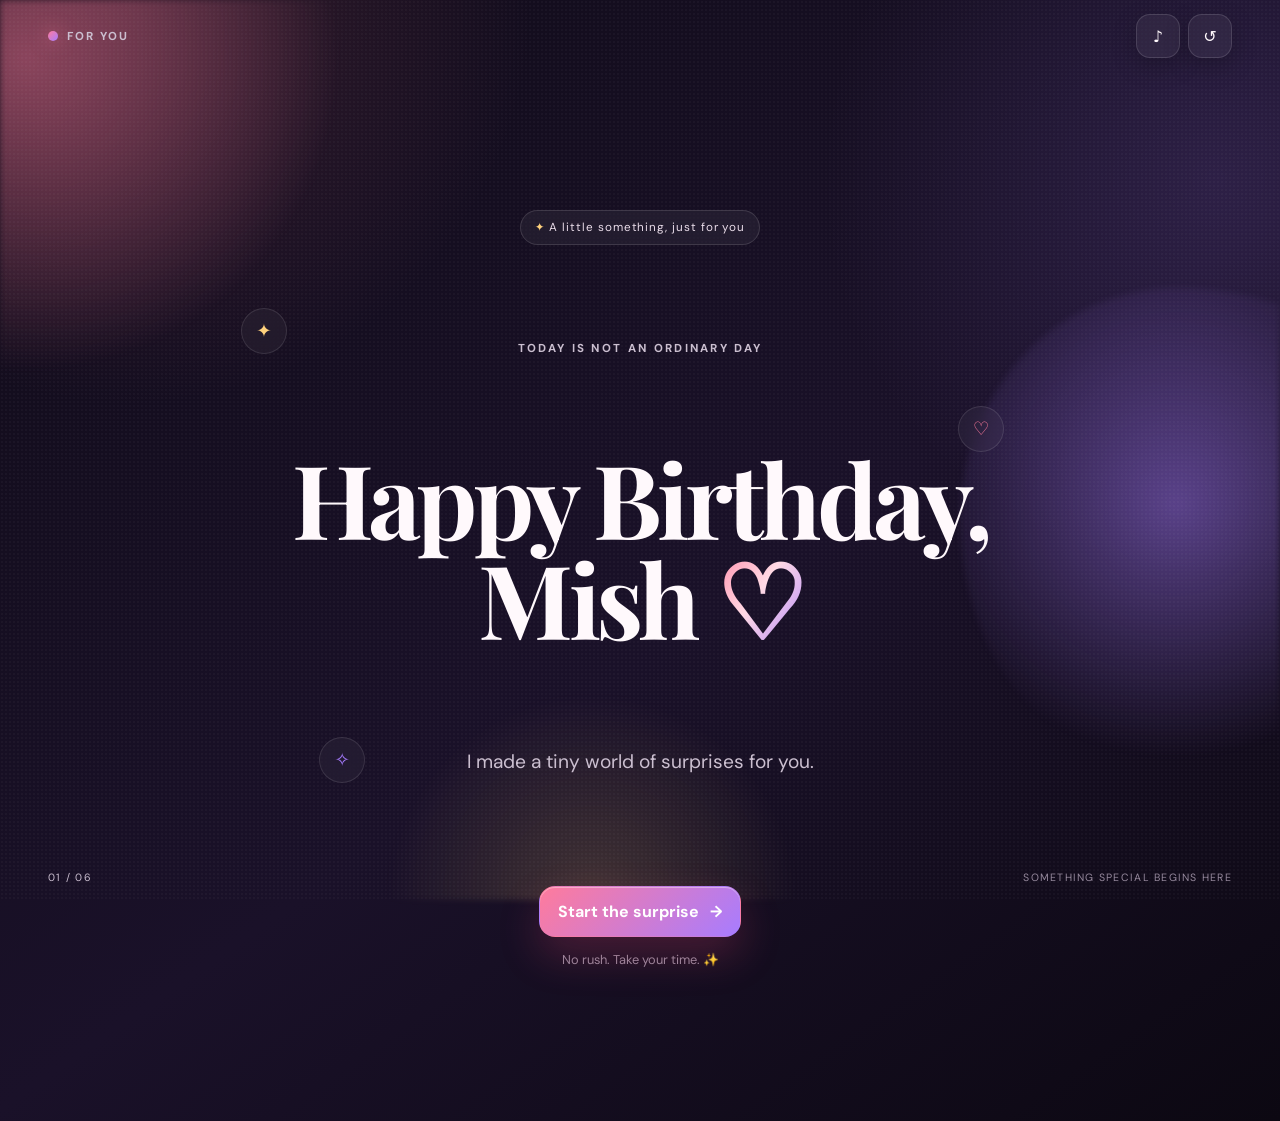
<file: index.html>
<!doctype html>
<html lang="en">
<head>
  <meta charset="utf-8">
  <meta name="viewport" content="width=device-width, initial-scale=1, viewport-fit=cover">
  <meta name="theme-color" content="#120d18">
  <meta name="description" content="A tiny digital birthday surprise made with love.">
  <title>Happy Birthday</title>
  <link rel="preconnect" href="https://fonts.googleapis.com">
  <link rel="preconnect" href="https://fonts.gstatic.com" crossorigin>
  <link href="https://fonts.googleapis.com/css2?family=DM+Sans:wght@400;500;600;700&family=Playfair+Display:wght@600;700&display=swap" rel="stylesheet">
  <link rel="stylesheet" href="css/style.css">
</head>
<body class="page page-home">
  <div class="ambient" aria-hidden="true"><span></span><span></span><span></span></div>
  <div class="grain" aria-hidden="true"></div>
  <a class="skip-link" href="#main">Skip to content</a>

  <header class="site-chrome">
    <a class="brand-mark" href="index.html" aria-label="Birthday surprise home"><span class="brand-dot"></span><span>for you</span></a>
    <div class="header-actions"><button class="icon-button" type="button" id="musicToggle" aria-label="Music unavailable"><span>♪</span></button><button class="icon-button" type="button" id="restartButton" aria-label="Go back to the beginning"><span>↺</span></button></div>
  </header>

  <main id="main" class="page-content page-enter is-ready">
    <section class="hero hero--home">
      <div class="hero-orbit" aria-hidden="true"><span>✦</span><span>♡</span><span>✧</span></div>
      <div class="eyebrow"><span>✦</span> A little something, just for you</div>
      <p class="overline">TODAY IS NOT AN ORDINARY DAY</p>
      <h1>Happy Birthday,<br><span data-bind="name">Mish</span> <span class="gradient-text">♡</span></h1>
      <p class="hero-subtitle" data-bind="subtitle">I made a tiny world of surprises for you.</p>
      <div class="hero-actions"><a class="primary-button" href="welcome.html"><span>Start the surprise</span><span aria-hidden="true">→</span></a><p class="microcopy">No rush. Take your time. ✨</p></div>
      <div class="home-note"><span>01 / 06</span><span>something special begins here</span></div>
    </section>
  </main>

  <script type="module" src="js/page.js"></script>
</body>
</html>
</file>
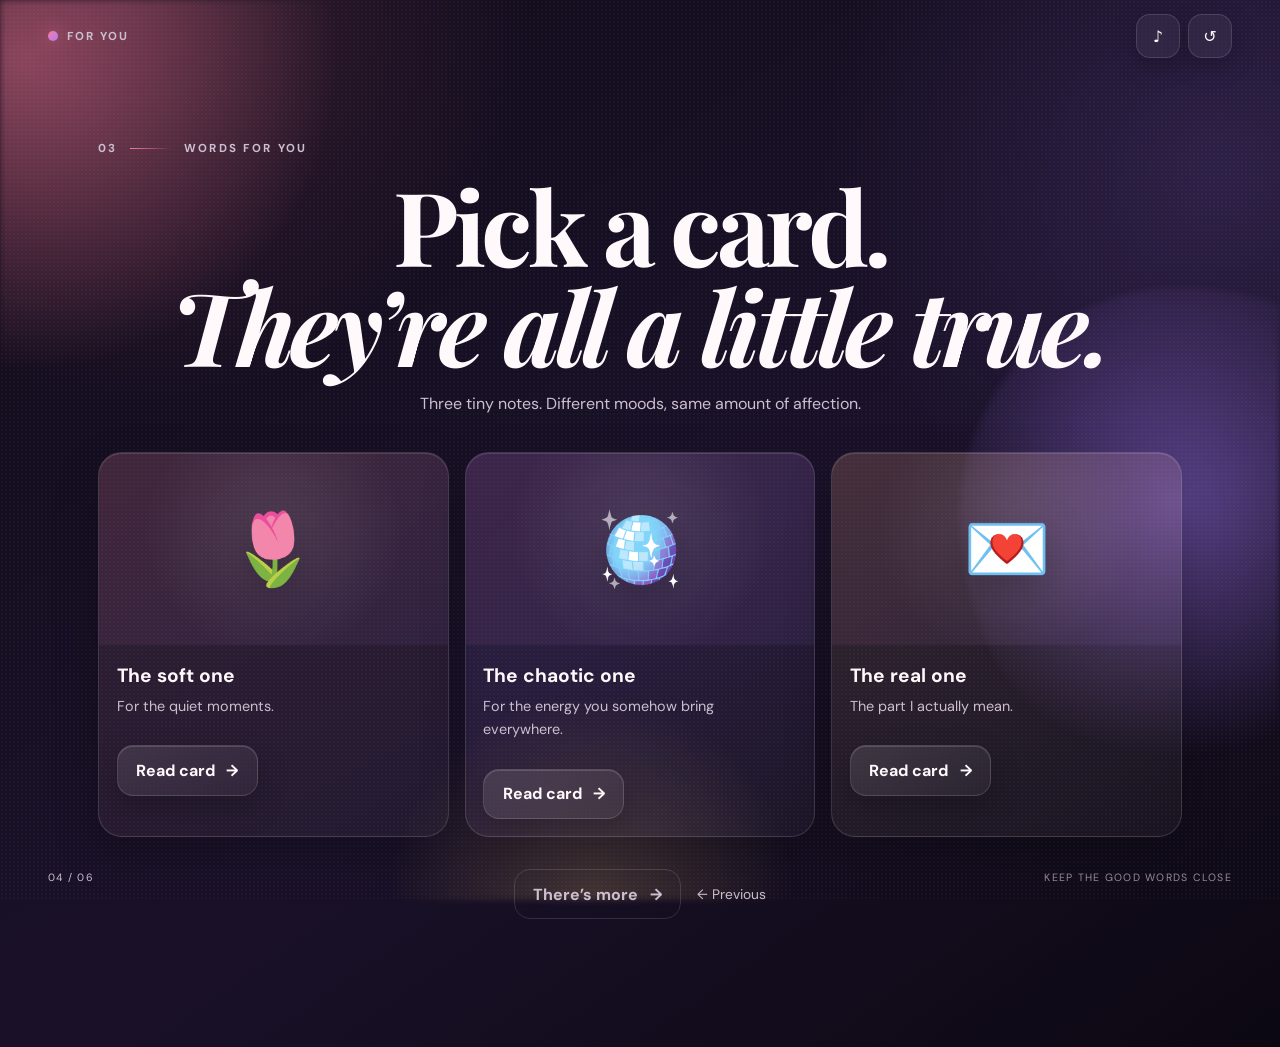
<file: cards.html>
<!doctype html>
<html lang="en"><head><meta charset="utf-8"><meta name="viewport" content="width=device-width, initial-scale=1, viewport-fit=cover"><meta name="theme-color" content="#120d18"><title>Cards — Birthday Surprise</title><link rel="preconnect" href="https://fonts.googleapis.com"><link rel="preconnect" href="https://fonts.gstatic.com" crossorigin><link href="https://fonts.googleapis.com/css2?family=DM+Sans:wght@400;500;600;700&family=Playfair+Display:wght@600;700&display=swap" rel="stylesheet"><link rel="stylesheet" href="css/style.css"></head>
<body class="page"><div class="ambient" aria-hidden="true"><span></span><span></span><span></span></div><div class="grain" aria-hidden="true"></div><header class="site-chrome"><a class="brand-mark" href="index.html"><span class="brand-dot"></span><span>for you</span></a><div class="header-actions"><button class="icon-button" type="button" id="musicToggle" aria-label="Music unavailable"><span>♪</span></button><button class="icon-button" type="button" id="restartButton" aria-label="Go back to the beginning"><span>↺</span></button></div></header>
<main class="page-content page-enter" id="main"><section class="collection-section"><div class="section-heading centered"><div class="step-kicker"><span>03</span><i></i><span>WORDS FOR YOU</span></div><h1>Pick a card.<br><em>They’re all a little true.</em></h1><p>Three tiny notes. Different moods, same amount of affection.</p></div><div class="collection-grid card-grid" id="cardGrid" aria-live="polite"></div><div class="page-actions page-actions--center"><a class="ghost-button" href="celebrate.html">There’s more <span>→</span></a><a class="text-link" href="gifts.html">← Previous</a></div></section></main>
<footer class="page-footer"><span>04 / 06</span><span>keep the good words close</span></footer>
<dialog class="detail-dialog" id="detailDialog" aria-labelledby="dialogTitle"><div class="dialog-shell"><button class="dialog-close" type="button" id="dialogClose" aria-label="Close">×</button><div class="dialog-media" id="dialogMedia"></div><div class="dialog-copy"><p class="dialog-eyebrow" id="dialogEyebrow">A little surprise</p><h2 id="dialogTitle">Surprise</h2><p id="dialogDescription"></p><a class="primary-button dialog-link" id="dialogLink" href="#" target="_blank" rel="noopener noreferrer" hidden>Open the link ↗</a><button class="secondary-button dialog-next" id="dialogNext" type="button">Close this little surprise</button></div></div></dialog>
<script type="module">import { setupDialog, state, initPage } from './js/page.js'; import { cards } from './js/data/cards.js'; import { setupCards } from './js/components/cards.js'; document.addEventListener('DOMContentLoaded', () => { const dialog = setupDialog(); setupCards({ cards, state, openDetail: dialog.openDetail }); initPage(); }, { once: true });</script></body></html>
</file>
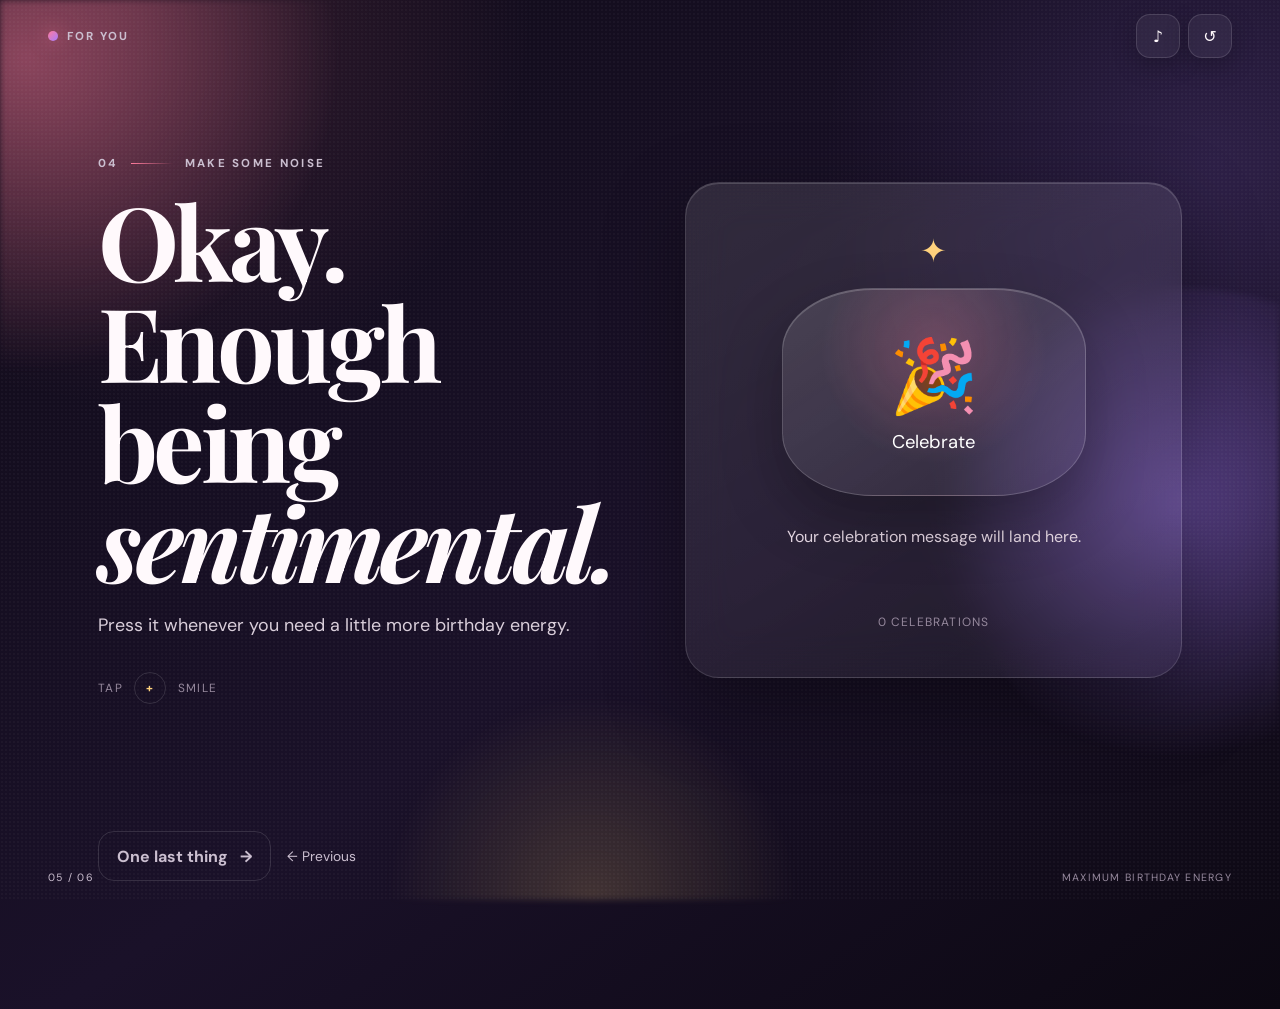
<file: celebrate.html>
<!doctype html>
<html lang="en"><head><meta charset="utf-8"><meta name="viewport" content="width=device-width, initial-scale=1, viewport-fit=cover"><meta name="theme-color" content="#120d18"><title>Celebrate — Birthday Surprise</title><link rel="preconnect" href="https://fonts.googleapis.com"><link rel="preconnect" href="https://fonts.gstatic.com" crossorigin><link href="https://fonts.googleapis.com/css2?family=DM+Sans:wght@400;500;600;700&family=Playfair+Display:wght@600;700&display=swap" rel="stylesheet"><link rel="stylesheet" href="css/style.css"></head>
<body class="page"><div class="ambient" aria-hidden="true"><span></span><span></span><span></span></div><div class="grain" aria-hidden="true"></div><header class="site-chrome"><a class="brand-mark" href="index.html"><span class="brand-dot"></span><span>for you</span></a><div class="header-actions"><button class="icon-button" type="button" id="musicToggle" aria-label="Music unavailable"><span>♪</span></button><button class="icon-button" type="button" id="restartButton" aria-label="Go back to the beginning"><span>↺</span></button></div></header>
<main class="page-content page-enter" id="main"><section class="celebration-section"><div class="celebration-copy"><div class="step-kicker"><span>04</span><i></i><span>MAKE SOME NOISE</span></div><h1>Okay. Enough being<br><em>sentimental.</em></h1><p class="lead">Press it whenever you need a little more birthday energy.</p><div class="tiny-stats"><span>tap</span><strong>+</strong><span>smile</span></div></div><div class="celebrate-panel"><div class="celebrate-burst" aria-hidden="true">✦</div><button class="celebrate-button" type="button" id="celebrateButton"><span class="celebrate-emoji" aria-hidden="true">🎉</span><span>Celebrate</span></button><p class="celebration-message" id="celebrationMessage" aria-live="polite">Your celebration message will land here.</p><span class="celebrate-count" id="celebrateCount">0 celebrations</span></div><div class="page-actions"><a class="ghost-button" href="final.html">One last thing <span>→</span></a><a class="text-link" href="cards.html">← Previous</a></div></section><div class="confetti-layer" id="confettiLayer" aria-hidden="true"></div></main><footer class="page-footer"><span>05 / 06</span><span>maximum birthday energy</span></footer>
<script type="module">import { state, initPage } from './js/page.js'; import { celebrations } from './js/data/celebrations.js'; import { setupCelebration } from './js/components/celebration.js'; document.addEventListener('DOMContentLoaded', () => { setupCelebration({ messages: celebrations, state }); initPage(); }, { once: true });</script></body></html>
</file>
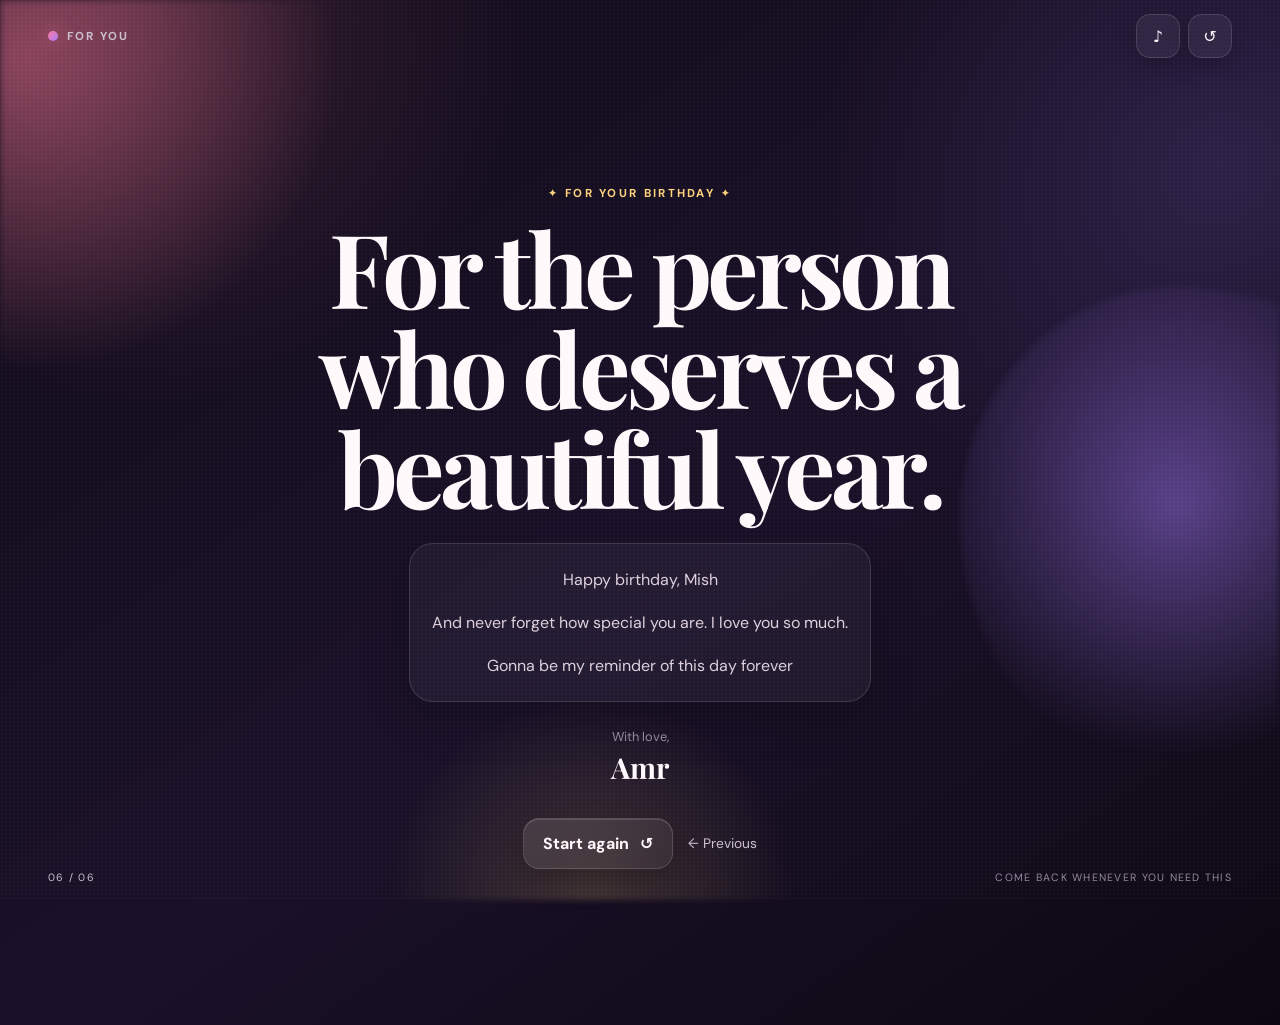
<file: final.html>
<!doctype html>
<html lang="en"><head><meta charset="utf-8"><meta name="viewport" content="width=device-width, initial-scale=1, viewport-fit=cover"><meta name="theme-color" content="#120d18"><title>For You — Birthday Surprise</title><link rel="preconnect" href="https://fonts.googleapis.com"><link rel="preconnect" href="https://fonts.gstatic.com" crossorigin><link href="https://fonts.googleapis.com/css2?family=DM+Sans:wght@400;500;600;700&family=Playfair+Display:wght@600;700&display=swap" rel="stylesheet"><link rel="stylesheet" href="css/style.css"></head>
<body class="page page-final"><div class="ambient" aria-hidden="true"><span></span><span></span><span></span></div><div class="grain" aria-hidden="true"></div><header class="site-chrome"><a class="brand-mark" href="index.html"><span class="brand-dot"></span><span>for you</span></a><div class="header-actions"><button class="icon-button" type="button" id="musicToggle" aria-label="Music unavailable"><span>♪</span></button><button class="icon-button" type="button" id="restartButton" aria-label="Go back to the beginning"><span>↺</span></button></div></header>
<main class="page-content page-enter" id="main"><section class="final-section"><div class="final-badge">✦ FOR YOUR BIRTHDAY ✦</div><h1 data-bind="finalTitle">For the person who deserves a beautiful year.</h1><div class="final-message" data-bind-html="finalMessage"></div><div class="signature-block"><span>With love,</span><strong data-bind="signature">Amr</strong></div><div class="page-actions page-actions--center"><a class="secondary-button" href="index.html">Start again <span>↺</span></a><a class="text-link" href="celebrate.html">← Previous</a></div></section></main><footer class="page-footer"><span>06 / 06</span><span>come back whenever you need this</span></footer><script type="module" src="js/page.js"></script></body></html>
</file>
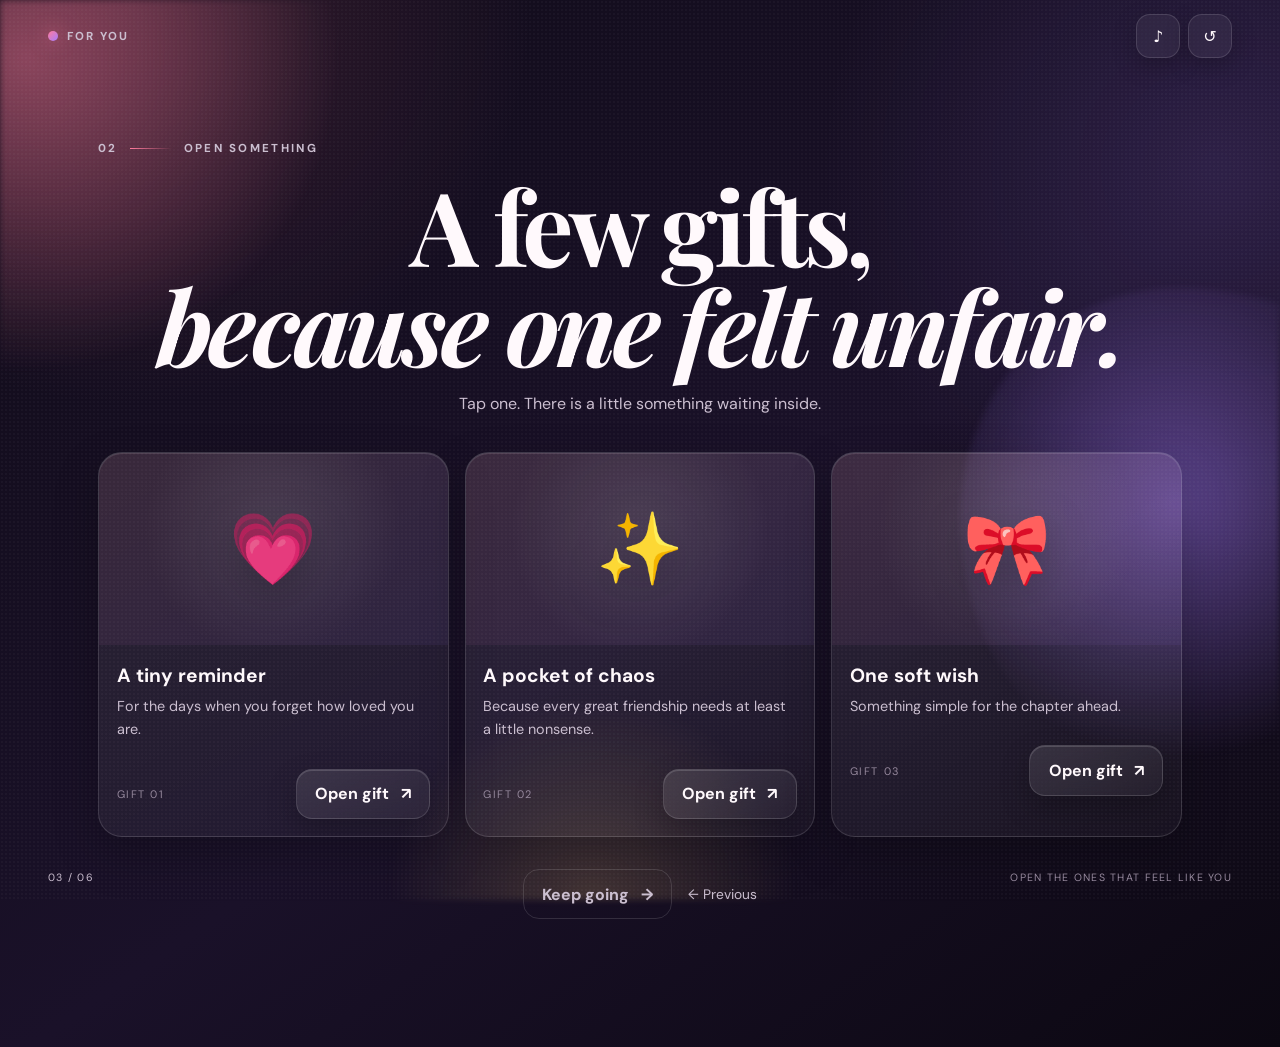
<file: gifts.html>
<!doctype html>
<html lang="en"><head><meta charset="utf-8"><meta name="viewport" content="width=device-width, initial-scale=1, viewport-fit=cover"><meta name="theme-color" content="#120d18"><title>Gifts — Birthday Surprise</title><link rel="preconnect" href="https://fonts.googleapis.com"><link rel="preconnect" href="https://fonts.gstatic.com" crossorigin><link href="https://fonts.googleapis.com/css2?family=DM+Sans:wght@400;500;600;700&family=Playfair+Display:wght@600;700&display=swap" rel="stylesheet"><link rel="stylesheet" href="css/style.css"></head>
<body class="page"><div class="ambient" aria-hidden="true"><span></span><span></span><span></span></div><div class="grain" aria-hidden="true"></div>
<header class="site-chrome"><a class="brand-mark" href="index.html"><span class="brand-dot"></span><span>for you</span></a><div class="header-actions"><button class="icon-button" type="button" id="musicToggle" aria-label="Music unavailable"><span>♪</span></button><button class="icon-button" type="button" id="restartButton" aria-label="Go back to the beginning"><span>↺</span></button></div></header>
<main class="page-content page-enter" id="main"><section class="collection-section"><div class="section-heading centered"><div class="step-kicker"><span>02</span><i></i><span>OPEN SOMETHING</span></div><h1>A few gifts,<br><em>because one felt unfair.</em></h1><p>Tap one. There is a little something waiting inside.</p></div><div class="collection-grid gift-grid" id="giftGrid" aria-live="polite"></div><div class="page-actions page-actions--center"><a class="ghost-button" href="cards.html">Keep going <span>→</span></a><a class="text-link" href="welcome.html">← Previous</a></div></section></main>
<footer class="page-footer"><span>03 / 06</span><span>open the ones that feel like you</span></footer>
<dialog class="detail-dialog" id="detailDialog" aria-labelledby="dialogTitle"><div class="dialog-shell"><button class="dialog-close" type="button" id="dialogClose" aria-label="Close">×</button><div class="dialog-media" id="dialogMedia"></div><div class="dialog-copy"><p class="dialog-eyebrow" id="dialogEyebrow">A little surprise</p><h2 id="dialogTitle">Surprise</h2><p id="dialogDescription"></p><a class="primary-button dialog-link" id="dialogLink" href="#" target="_blank" rel="noopener noreferrer" hidden>Open the link ↗</a><button class="secondary-button dialog-next" id="dialogNext" type="button">Close this little surprise</button></div></div></dialog>
<script type="module">import { setupDialog, state, initPage } from './js/page.js'; import { gifts } from './js/data/gifts.js'; import { setupGifts } from './js/components/gifts.js'; document.addEventListener('DOMContentLoaded', () => { const dialog = setupDialog(); setupGifts({ gifts, state, openDetail: dialog.openDetail }); initPage(); }, { once: true });</script></body></html>
</file>
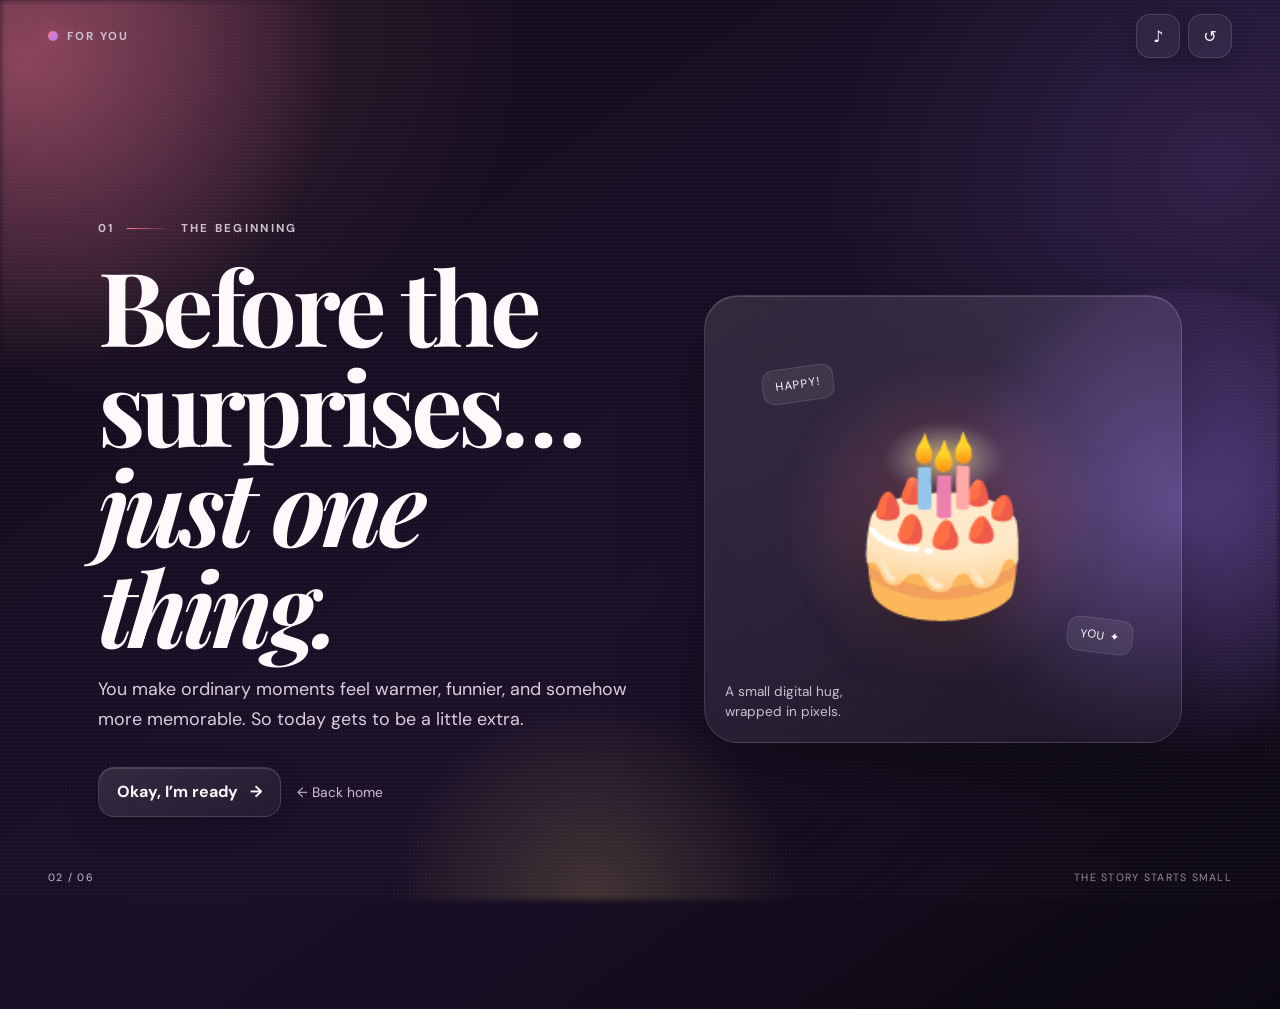
<file: welcome.html>
<!doctype html>
<html lang="en"><head>
<meta charset="utf-8"><meta name="viewport" content="width=device-width, initial-scale=1, viewport-fit=cover"><meta name="theme-color" content="#120d18">
<title>Welcome — Birthday Surprise</title><link rel="preconnect" href="https://fonts.googleapis.com"><link rel="preconnect" href="https://fonts.gstatic.com" crossorigin><link href="https://fonts.googleapis.com/css2?family=DM+Sans:wght@400;500;600;700&family=Playfair+Display:wght@600;700&display=swap" rel="stylesheet"><link rel="stylesheet" href="css/style.css"></head>
<body class="page">
<div class="ambient" aria-hidden="true"><span></span><span></span><span></span></div><div class="grain" aria-hidden="true"></div>
<header class="site-chrome"><a class="brand-mark" href="index.html"><span class="brand-dot"></span><span>for you</span></a><div class="header-actions"><button class="icon-button" type="button" id="musicToggle" aria-label="Music unavailable"><span>♪</span></button><button class="icon-button" type="button" id="restartButton" aria-label="Go back to the beginning"><span>↺</span></button></div></header>
<main class="page-content page-enter" id="main"><section class="story-layout">
<div class="story-copy"><div class="step-kicker"><span>01</span><i></i><span>THE BEGINNING</span></div><h1>Before the surprises…<br><em>just one thing.</em></h1><p class="lead" data-bind="welcomeMessage">You make ordinary moments feel warmer, funnier, and somehow more memorable. So today gets to be a little extra.</p><div class="page-actions"><a class="secondary-button" href="gifts.html">Okay, I’m ready <span>→</span></a><a class="text-link" href="index.html">← Back home</a></div></div>
<div class="feature-card birthday-art"><div class="feature-card__glow"></div><div class="cake-illustration" aria-hidden="true">🎂</div><div class="floating-note note-a">happy!</div><div class="floating-note note-b">you ✦</div><div class="feature-card__caption">A small digital hug,<br>wrapped in pixels.</div></div>
</section></main>
<footer class="page-footer"><span>02 / 06</span><span>the story starts small</span></footer><script type="module" src="js/page.js"></script></body></html>
</file>
<file: css/style.css>
:root {
  --color-primary: #ff7b9c;
  --color-secondary: #a77cff;
  --color-accent: #ffd27d;
  --bg: #100b18;
  --bg2: #1a1129;
  --text: #fff9fc;
  --muted: #cbbfd0;
  --faint: #96899d;
  --line: rgba(255, 255, 255, 0.13);
  --glass: rgba(255, 255, 255, 0.065);
  --glass2: rgba(255, 255, 255, 0.1);
  --shadow: 0 28px 80px rgba(0, 0, 0, 0.34);
  --radius-xl: 34px;
  --radius-lg: 24px;
  --radius-md: 16px;
  --radius-pill: 999px;
  --content: 1180px;
  --pad: clamp(1rem, 4vw, 3rem);
  --ease: cubic-bezier(0.22, 1, 0.36, 1);
  --ease-bounce: cubic-bezier(0.34, 1.56, 0.64, 1);
  --cursor-x: 50%;
  --cursor-y: 30%;
}
.text-center{
  text-align: center;
}
.primary-button.dialog-link {
  display: none;
}
* {
  box-sizing: border-box;
}
html {
  background: var(--bg);
  scroll-behavior: smooth;
}
body {
  min-width: 320px;
  min-height: 100svh;
  margin: 0;
  color: var(--text);
  font-family: "DM Sans", system-ui, sans-serif;
  background: radial-gradient(700px circle at 10% 0%, rgba(255, 123, 156, 0.16), transparent 58%), radial-gradient(680px circle at 95% 16%, rgba(167, 124, 255, 0.14), transparent 58%), linear-gradient(145deg, var(--bg), var(--bg2) 55%, #0c0812);
  overflow-x: hidden;
  -webkit-font-smoothing: antialiased;
}
body.is-dialog-open {
  overflow: hidden;
}
a,
button {
  -webkit-tap-highlight-color: transparent;
}
button {
  font: inherit;
}
a {
  text-decoration: none;
  color: inherit;
}
h1,
h2,
h3,
p {
  overflow-wrap: anywhere;
}
h1,
h2 {
  font-family: "Playfair Display", Georgia, serif;
  letter-spacing: -0.045em;
}
h1 {
  font-size: clamp(2.7rem, 8vw, 6.6rem);
  line-height: 0.98;
  margin: 0;
}
p {
  line-height: 1.7;
}
.skip-link {
  position: fixed;
  z-index: 90;
  left: 1rem;
  top: 1rem;
  transform: translateY(-140%);
  padding: 0.75rem 1rem;
  border-radius: var(--radius-pill);
  background: #fff;
  color: #161019;
  font-weight: 700;
}
.skip-link:focus {
  transform: none;
  outline: 0;
}
.ambient {
  position: fixed;
  inset: 0;
  z-index: 0;
  overflow: hidden;
  pointer-events: none;
  filter: blur(3px);
}
.ambient span {
  position: absolute;
  display: block;
  border-radius: 45% 55% 58% 42%/48% 42% 58% 52%;
  mix-blend-mode: screen;
  opacity: 0.45;
}
.ambient span:nth-child(1) {
  width: 34rem;
  height: 34rem;
  left: -12rem;
  top: -10rem;
  background: radial-gradient(circle at 40% 40%, var(--color-primary), transparent 68%);
  animation: floatA 24s var(--ease) infinite;
}
.ambient span:nth-child(2) {
  width: 30rem;
  height: 30rem;
  right: -10rem;
  top: 18rem;
  background: radial-gradient(circle at 45% 45%, var(--color-secondary), transparent 68%);
  animation: floatB 28s var(--ease) infinite;
}
.ambient span:nth-child(3) {
  width: 26rem;
  height: 26rem;
  left: 30%;
  bottom: -13rem;
  background: radial-gradient(circle at 50% 50%, var(--color-accent), transparent 70%);
  opacity: 0.19;
  animation: floatC 22s var(--ease) infinite;
}
.grain {
  position: fixed;
  inset: 0;
  z-index: 1;
  pointer-events: none;
  opacity: 0.035;
  background-image: radial-gradient(rgba(255, 255, 255, 0.9) 1px, transparent 1px);
  background-size: 4px 4px;
}
.site-chrome {
  position: fixed;
  z-index: 30;
  inset: 0 0 auto;
  display: flex;
  justify-content: space-between;
  align-items: center;
  padding: max(0.9rem, env(safe-area-inset-top)) var(--pad) 0.8rem;
  pointer-events: none;
}
.site-chrome > * {
  pointer-events: auto;
}
.brand-mark {
  display: inline-flex;
  align-items: center;
  gap: 0.55rem;
  color: var(--muted);
  font-size: 0.72rem;
  font-weight: 700;
  letter-spacing: 0.18em;
  text-transform: uppercase;
}
.brand-dot {
  width: 0.62rem;
  height: 0.62rem;
  border-radius: 50%;
  background: linear-gradient(135deg, var(--color-primary), var(--color-secondary));
  box-shadow: 0 0 18px rgba(255, 123, 156, 0.6);
}
.header-actions {
  display: flex;
  gap: 0.5rem;
}
.icon-button {
  width: 44px;
  height: 44px;
  display: grid;
  place-items: center;
  border: 1px solid var(--line);
  border-radius: 14px;
  background: rgba(255, 255, 255, 0.055);
  color: var(--text);
  backdrop-filter: blur(18px);
  cursor: pointer;
  box-shadow: 0 8px 24px rgba(0, 0, 0, 0.22);
  transition:
    transform 0.35s var(--ease-bounce),
    background 0.3s,
    border-color 0.3s;
}
.icon-button:hover {
  transform: translateY(-2px);
  background: rgba(255, 255, 255, 0.1);
  border-color: rgba(255, 255, 255, 0.28);
}
.icon-button:active {
  transform: scale(0.9);
}
.page-content {
  position: relative;
  z-index: 2;
  width: min(100%, var(--content));
  min-height: 100svh;
  margin: 0 auto;
  padding: clamp(6.5rem, 11vw, 9rem) var(--pad) clamp(5rem, 9vw, 7rem);
}
.page-enter {
  opacity: 0;
  transform: translateY(18px);
  transition:
    opacity 0.7s var(--ease),
    transform 0.7s var(--ease);
}
.page-enter.is-ready {
  opacity: 1;
  transform: none;
}
.hero {
  min-height: calc(100svh - 2rem);
  display: grid;
  place-items: center;
  text-align: center;
  position: relative;
}
.hero--home {
  padding-top: 2rem;
}
.eyebrow {
  width: fit-content;
  margin: 0 auto 1.15rem;
  padding: 0.52rem 0.85rem;
  border: 1px solid var(--line);
  border-radius: var(--radius-pill);
  background: rgba(255, 255, 255, 0.05);
  color: #e9dce9;
  font-size: 0.73rem;
  letter-spacing: 0.08em;
  backdrop-filter: blur(16px);
}
.eyebrow span {
  color: var(--color-accent);
}
.overline,
.step-kicker,
.final-badge {
  font-size: 0.72rem;
  letter-spacing: 0.2em;
  font-weight: 700;
  color: var(--muted);
}
.overline {
  margin: 0 0 0.9rem;
}
.gradient-text {
  font-style: normal;
  background: linear-gradient(125deg, var(--color-primary), #ffd9e4 48%, var(--color-secondary));
  -webkit-background-clip: text;
  background-clip: text;
  color: transparent;
}
.hero-subtitle {
  max-width: 38rem;
  margin: 1.4rem auto 0;
  color: var(--muted);
  font-size: clamp(1rem, 2.3vw, 1.2rem);
}
.hero-actions {
  margin-top: 2rem;
  display: grid;
  justify-items: center;
  gap: 0.8rem;
}
.microcopy {
  margin: 0;
  color: var(--faint);
  font-size: 0.8rem;
}
.hero-orbit {
  position: absolute;
  inset: 8% 10% auto;
  height: 75%;
  pointer-events: none;
}
.hero-orbit span {
  position: absolute;
  display: grid;
  place-items: center;
  width: 46px;
  height: 46px;
  border: 1px solid rgba(255, 255, 255, 0.11);
  border-radius: 50%;
  background: rgba(255, 255, 255, 0.04);
  backdrop-filter: blur(10px);
  font-size: 1.15rem;
  animation: bob 5s ease-in-out infinite;
}
.hero-orbit span:nth-child(1) {
  left: 4%;
  top: 15%;
  color: var(--color-accent);
}
.hero-orbit span:nth-child(2) {
  right: 8%;
  top: 30%;
  color: var(--color-primary);
  animation-delay: 0.7s;
}
.hero-orbit span:nth-child(3) {
  left: 13%;
  bottom: 12%;
  color: var(--color-secondary);
  animation-delay: 1.2s;
}
.home-note,
.page-footer {
  position: fixed;
  z-index: 3;
  left: var(--pad);
  right: var(--pad);
  bottom: 1rem;
  display: flex;
  justify-content: space-between;
  gap: 1rem;
  color: var(--faint);
  font-size: 0.66rem;
  letter-spacing: 0.12em;
  text-transform: uppercase;
}
.home-note span:first-child,
.page-footer span:first-child {
  color: var(--muted);
}
.primary-button,
.secondary-button,
.ghost-button {
  min-height: 50px;
  display: inline-flex;
  align-items: center;
  justify-content: center;
  gap: 0.7rem;
  padding: 0.85rem 1.15rem;
  border-radius: var(--radius-md);
  border: 1px solid transparent;
  font-weight: 700;
  cursor: pointer;
  transition:
    transform 0.4s var(--ease-bounce),
    box-shadow 0.3s,
    background 0.3s,
    border-color 0.3s;
}
.primary-button {
  min-width: min(100%, 22rem);
  background: linear-gradient(135deg, var(--color-primary), var(--color-secondary));
  color: #fff;
  box-shadow:
    0 18px 42px rgba(255, 79, 125, 0.22),
    inset 0 1px 0 rgba(255, 255, 255, 0.35);
}
.secondary-button {
  background: linear-gradient(150deg, rgba(255, 255, 255, 0.11), rgba(255, 255, 255, 0.045));
  border-color: var(--line);
  color: var(--text);
  box-shadow:
    0 12px 30px rgba(0, 0, 0, 0.22),
    inset 0 1px 0 rgba(255, 255, 255, 0.15);
  backdrop-filter: blur(16px);
}
.ghost-button {
  background: transparent;
  border-color: var(--line);
  color: var(--muted);
}
.primary-button:hover,
.secondary-button:hover,
.ghost-button:hover {
  transform: translateY(-3px);
  border-color: rgba(255, 255, 255, 0.25);
}
.primary-button:active,
.secondary-button:active,
.ghost-button:active {
  transform: scale(0.96);
}
.text-link {
  display: inline-flex;
  align-items: center;
  gap: 0.35rem;
  color: var(--muted);
  font-size: 0.86rem;
}
.text-link:hover {
  color: #fff;
}
.page-actions {
  display: flex;
  align-items: center;
  gap: 1rem;
  flex-wrap: wrap;
  margin-top: 2rem;
}
.page-actions--center {
  justify-content: center;
}
.story-layout,
.celebration-section {
  display: grid;
  gap: clamp(2rem, 5vw, 5rem);
  align-items: center;
  min-height: calc(100svh - 9rem);
}
.story-layout {
  grid-template-columns: 1.02fr 0.9fr;
}
.story-copy {
  max-width: 620px;
}
.step-kicker {
  display: flex;
  align-items: center;
  gap: 0.75rem;
  margin-bottom: 1.2rem;
}
.step-kicker i {
  width: 42px;
  height: 1px;
  background: linear-gradient(90deg, var(--color-primary), transparent);
}
.lead {
  max-width: 34rem;
  color: #d9ceda;
  font-size: clamp(1rem, 2vw, 1.12rem);
}
.feature-card,
.celebrate-panel {
  position: relative;
  overflow: hidden;
  border: 1px solid var(--line);
  border-radius: var(--radius-xl);
  background: linear-gradient(150deg, rgba(255, 255, 255, 0.11), rgba(255, 255, 255, 0.04));
  box-shadow:
    var(--shadow),
    inset 0 1px 0 rgba(255, 255, 255, 0.16);
  backdrop-filter: blur(22px);
  min-height: 28rem;
}
.feature-card {
  display: grid;
  place-items: center;
}
.feature-card__glow {
  position: absolute;
  width: 70%;
  aspect-ratio: 1;
  border-radius: 50%;
  background: radial-gradient(circle, var(--color-primary), transparent 68%);
  filter: blur(10px);
  opacity: 0.3;
}
.cake-illustration {
  position: relative;
  z-index: 2;
  font-size: clamp(7rem, 17vw, 11rem);
  filter: drop-shadow(0 16px 30px rgba(0, 0, 0, 0.3));
  animation: bob 4s ease-in-out infinite;
}
.floating-note {
  position: absolute;
  z-index: 3;
  padding: 0.55rem 0.75rem;
  border: 1px solid rgba(255, 255, 255, 0.12);
  border-radius: 12px;
  background: rgba(255, 255, 255, 0.07);
  font-size: 0.72rem;
  letter-spacing: 0.08em;
  text-transform: uppercase;
}
.note-a {
  left: 12%;
  top: 16%;
  transform: rotate(-8deg);
}
.note-b {
  right: 10%;
  bottom: 20%;
  transform: rotate(7deg);
}
.feature-card__caption {
  position: absolute;
  left: 1.25rem;
  right: 1.25rem;
  bottom: 1.2rem;
  color: var(--muted);
  font-size: 0.85rem;
  line-height: 1.5;
}
.collection-section {
  padding-bottom: 1rem;
}
.section-heading {
  margin-bottom: 2.2rem;
}
.section-heading.centered {
  text-align: center;
}
.section-heading p {
  max-width: 40rem;
  margin: 0.9rem auto 0;
  color: var(--muted);
}
.collection-grid {
  display: grid;
  gap: 1rem;
}
.gift-grid,
.card-grid {
  grid-template-columns: repeat(3, minmax(0, 1fr));
}
.gift-card,
.birthday-card {
  position: relative;
  min-width: 0;
  border: 1px solid var(--line);
  border-radius: var(--radius-lg);
  background: linear-gradient(150deg, rgba(255, 255, 255, 0.085), rgba(255, 255, 255, 0.035));
  box-shadow:
    0 18px 46px rgba(0, 0, 0, 0.22),
    inset 0 1px 0 rgba(255, 255, 255, 0.12);
  overflow: hidden;
  transition:
    transform 0.45s var(--ease),
    box-shadow 0.35s,
    border-color 0.35s;
}
.gift-card:hover,
.birthday-card:hover {
  transform: translateY(-7px);
  border-color: rgba(255, 255, 255, 0.24);
  box-shadow:
    0 28px 60px rgba(0, 0, 0, 0.3),
    inset 0 1px 0 rgba(255, 255, 255, 0.15);
}
.gift-visual,
.card-top {
  display: grid;
  place-items: center;
  min-height: 12rem;
  background: radial-gradient(circle at 50% 40%, rgba(255, 255, 255, 0.11), transparent 62%), linear-gradient(145deg, rgba(255, 123, 156, 0.08), rgba(167, 124, 255, 0.07));
}
.gift-emoji,
.card-icon {
  font-size: 4.4rem;
  filter: drop-shadow(0 12px 20px rgba(0, 0, 0, 0.25));
  animation: bob 4s ease-in-out infinite;
}
.gift-card h3,
.birthday-card h3 {
  margin: 1.1rem 1.1rem 0.45rem;
  font-size: 1.2rem;
}
.gift-card > p,
.birthday-card .card-copy > p {
  margin: 0 1.1rem;
  color: var(--muted);
  font-size: 0.9rem;
  line-height: 1.6;
}
.gift-footer,
.card-footer {
  display: flex;
  align-items: center;
  justify-content: space-between;
  gap: 0.75rem;
  padding: 1rem 1.1rem 1.1rem;
  margin-top: 0.7rem;
}
.gift-order {
  font-size: 0.68rem;
  letter-spacing: 0.14em;
  color: var(--faint);
}
.birthday-card--soft {
  background: linear-gradient(150deg, rgba(255, 157, 187, 0.12), rgba(255, 255, 255, 0.035));
}
.birthday-card--chaos {
  background: linear-gradient(150deg, rgba(171, 124, 255, 0.14), rgba(255, 255, 255, 0.035));
}
.birthday-card--real {
  background: linear-gradient(150deg, rgba(255, 210, 125, 0.12), rgba(255, 255, 255, 0.035));
}
.empty-state {
  grid-column: 1/-1;
  padding: 2rem;
  text-align: center;
  border: 1px dashed var(--line);
  border-radius: var(--radius-lg);
  color: var(--muted);
}
.celebration-section {
  grid-template-columns: 1fr 0.95fr;
}
.celebration-copy {
  max-width: 560px;
}
.tiny-stats {
  display: flex;
  align-items: center;
  gap: 0.7rem;
  margin-top: 2rem;
  color: var(--faint);
  font-size: 0.74rem;
  letter-spacing: 0.12em;
  text-transform: uppercase;
}
.tiny-stats strong {
  display: grid;
  place-items: center;
  width: 32px;
  height: 32px;
  border: 1px solid var(--line);
  border-radius: 50%;
  color: var(--color-accent);
}
.celebrate-panel {
  display: grid;
  justify-items: center;
  align-content: center;
  min-height: 31rem;
  padding: 2rem;
  text-align: center;
}
.celebrate-burst {
  font-size: 2rem;
  color: var(--color-accent);
  animation: spinSlow 7s linear infinite;
}
.celebrate-button {
  width: min(72%, 19rem);
  min-height: 13rem;
  margin: 1rem 0;
  padding: 1.3rem;
  border: 1px solid rgba(255, 255, 255, 0.18);
  border-radius: 30%;
  background: radial-gradient(circle at 50% 30%, rgba(255, 123, 156, 0.24), transparent 54%), linear-gradient(145deg, rgba(255, 255, 255, 0.12), rgba(255, 255, 255, 0.04));
  color: #fff;
  box-shadow:
    0 26px 60px rgba(0, 0, 0, 0.28),
    inset 0 1px 0 rgba(255, 255, 255, 0.2);
  font-size: 1.15rem;
}
.celebrate-button:hover {
  transform: translateY(-5px) rotate(-1deg);
}
.celebrate-emoji {
  display: block;
  font-size: 4.5rem;
  margin-bottom: 0.4rem;
}
.celebration-message {
  min-height: 5rem;
  max-width: 28rem;
  margin: 0.7rem 0;
  color: #e7d9e5;
  font-size: 1rem;
  line-height: 1.7;
}
.celebrate-count {
  color: var(--faint);
  font-size: 0.75rem;
  letter-spacing: 0.1em;
  text-transform: uppercase;
}
.final-section {
  min-height: calc(100svh - 8rem);
  display: grid;
  align-content: center;
  justify-items: center;
  text-align: center;
  max-width: 900px;
  margin: 0 auto;
}
.final-badge {
  margin-bottom: 1rem;
  color: var(--color-accent);
}
.final-section h1 {
  max-width: 820px;
}
.final-message {
  max-width: 700px;
  margin-top: 1.6rem;
  text-align: left;
  padding: 1.35rem 1.4rem;
  border: 1px solid var(--line);
  border-radius: var(--radius-lg);
  background: rgba(255, 255, 255, 0.045);
  box-shadow: 0 18px 46px rgba(0, 0, 0, 0.2);
}
.final-message p {
  margin: 0;
  color: #ded0dc;
}
.final-message p + p {
  margin-top: 1rem;
}
.signature-block {
  display: grid;
  gap: 0.2rem;
  margin-top: 1.6rem;
}
.signature-block span {
  font-size: 0.8rem;
  color: var(--faint);
}
.signature-block strong {
  font-family: "Playfair Display", Georgia, serif;
  font-size: 1.8rem;
}
.confetti-layer {
  position: fixed;
  inset: 0;
  z-index: 20;
  pointer-events: none;
  overflow: hidden;
}
.confetti-piece {
  position: absolute;
  top: -10vh;
  width: 8px;
  height: 14px;
  border-radius: 2px;
  background: var(--piece-color);
  animation: fall var(--duration) linear forwards;
  transform: translateY(-10vh);
}
.detail-dialog {
  width: min(92vw, 620px);
  max-height: min(90svh, 48rem);
  padding: 0;
  border: 1px solid rgba(255, 255, 255, 0.23);
  border-radius: 28px;
  background: linear-gradient(160deg, rgba(36, 25, 47, 0.97), rgba(18, 12, 25, 0.98));
  color: var(--text);
  box-shadow: 0 36px 120px rgba(0, 0, 0, 0.6);
  overflow: hidden;
}
.detail-dialog::backdrop {
  background: rgba(7, 4, 11, 0.78);
  backdrop-filter: blur(8px);
}
.dialog-shell {
  max-height: min(90svh, 48rem);
  overflow: auto;
}
.dialog-close {
  position: absolute;
  z-index: 2;
  right: 0.75rem;
  top: 0.75rem;
  width: 42px;
  height: 42px;
  border: 1px solid var(--line);
  border-radius: 13px;
  background: rgba(10, 7, 15, 0.6);
  color: #fff;
  font-size: 1.5rem;
  cursor: pointer;
}
.dialog-media {
  aspect-ratio: 16/9;
  display: grid;
  place-items: center;
  background: radial-gradient(circle at 50% 50%, rgba(255, 123, 156, 0.2), transparent 58%), linear-gradient(145deg, #27182f, #15101d);
  overflow: hidden;
}
.dialog-media img {
  width: 100%;
  height: 100%;
  object-fit: cover;
}
.dialog-emoji {
  font-size: 7rem;
  animation: bob 4s ease-in-out infinite;
}
.dialog-copy {
  padding: 1.4rem 1.25rem 1.5rem;
}
.dialog-eyebrow {
  margin: 0 0 0.4rem;
  color: #dfb2c3;
  font-size: 0.72rem;
  letter-spacing: 0.15em;
  text-transform: uppercase;
}
.dialog-copy h2 {
  font-size: clamp(2rem, 7vw, 3.1rem);
  margin: 0.1rem 0 0.7rem;
}
.dialog-copy > p:not(.dialog-eyebrow) {
  color: #d8cad7;
  margin: 0;
  line-height: 1.8;
}
.dialog-link,
.dialog-next {
  width: 100%;
  margin-top: 1rem;
}
.detail-dialog[open] {
  animation: dialogIn 0.4s var(--ease);
}
@keyframes floatA {
  0%,
  100% {
    transform: translate(0, 0) scale(1);
  }
  50% {
    transform: translate(9%, 8%) scale(1.08);
  }
}
@keyframes floatB {
  0%,
  100% {
    transform: translate(0, 0) scale(1);
  }
  50% {
    transform: translate(-9%, -6%) scale(0.94);
  }
}
@keyframes floatC {
  0%,
  100% {
    transform: translate(0, 0) scale(1);
  }
  50% {
    transform: translate(8%, -10%) scale(1.12);
  }
}
@keyframes bob {
  0%,
  100% {
    transform: translateY(0);
  }
  50% {
    transform: translateY(-7px);
  }
}
@keyframes spinSlow {
  to {
    transform: rotate(360deg);
  }
}
@keyframes fall {
  to {
    transform: translateY(110svh) translateX(var(--drift, 0)) rotate(var(--spin, 360deg));
    opacity: 0;
  }
}
@keyframes dialogIn {
  from {
    opacity: 0;
    transform: translateY(18px) scale(0.95);
  }
  to {
    opacity: 1;
    transform: none;
  }
}

/* Decorative ripple: absolutely positioned so it can never change layout size. */
.ripple {
  position: absolute;
  z-index: 0;
  display: block;
  border-radius: 50%;
  pointer-events: none;
  background: rgba(255, 255, 255, 0.18);
  transform: scale(0);
  animation: ripple 0.55s ease-out forwards;
}

.primary-button,
.secondary-button,
.ghost-button,
.celebrate-button,
.icon-button {
  position: relative;
  isolation: isolate;
  overflow: hidden;
}

.primary-button > :not(.ripple),
.secondary-button > :not(.ripple),
.ghost-button > :not(.ripple),
.celebrate-button > :not(.ripple),
.icon-button > :not(.ripple) {
  position: relative;
  z-index: 1;
}

@keyframes ripple {
  from {
    opacity: 0.45;
    transform: scale(0);
  }
  to {
    opacity: 0;
    transform: scale(1);
  }
}

@media (max-width: 900px) {
  .story-layout,
  .celebration-section {
    grid-template-columns: 1fr;
  }
  .story-copy,
  .celebration-copy {
    max-width: none;
  }
  .feature-card,
  .celebrate-panel {
    min-height: 24rem;
  }
  .gift-grid,
  .card-grid {
    grid-template-columns: repeat(2, minmax(0, 1fr));
  }
}
@media (max-width: 620px) {
  .page-content {
    padding-inline: 0.9rem;
    padding-top: 6.25rem;
  }
  .hero {
    min-height: calc(100svh - 3rem);
  }
  .hero-orbit {
    inset: 8% 0 auto;
  }
  .hero-orbit span {
    width: 38px;
    height: 38px;
  }
  .hero-orbit span:nth-child(1) {
    left: 0;
  }
  .hero-orbit span:nth-child(2) {
    right: 0;
  }
  .hero-orbit span:nth-child(3) {
    left: 4%;
    bottom: 14%;
  }
  .home-note,
  .page-footer {
    font-size: 0.57rem;
    bottom: 0.75rem;
  }
  .story-layout,
  .celebration-section {
    gap: 1.4rem;
  }
  .feature-card,
  .celebrate-panel {
    min-height: 21rem;
    border-radius: 24px;
  }
  .gift-grid,
  .card-grid {
    grid-template-columns: 1fr;
  }
  .gift-footer,
  .card-footer {
    flex-direction: column;
    align-items: stretch;
  }
  .gift-footer .secondary-button,
  .card-footer .secondary-button {
    width: 100%;
  }
  .page-actions {
    flex-direction: column;
    align-items: stretch;
  }
  .page-actions > * {
    width: 100%;
    justify-content: center;
  }
  .text-link {
    width: auto !important;
  }
  .celebrate-button {
    width: 82%;
    min-height: 12rem;
  }
  .final-message {
    text-align: left;
    padding: 1.1rem;
  }
  .dialog-media {
    aspect-ratio: 4/3;
  }
}
@media (prefers-reduced-motion: reduce) {
  *,
  *::before,
  *::after {
    animation-duration: 0.01ms !important;
    animation-iteration-count: 1 !important;
    transition-duration: 0.01ms !important;
    scroll-behavior: auto !important;
  }
  .page-enter {
    opacity: 1;
    transform: none;
  }
}
</file>
